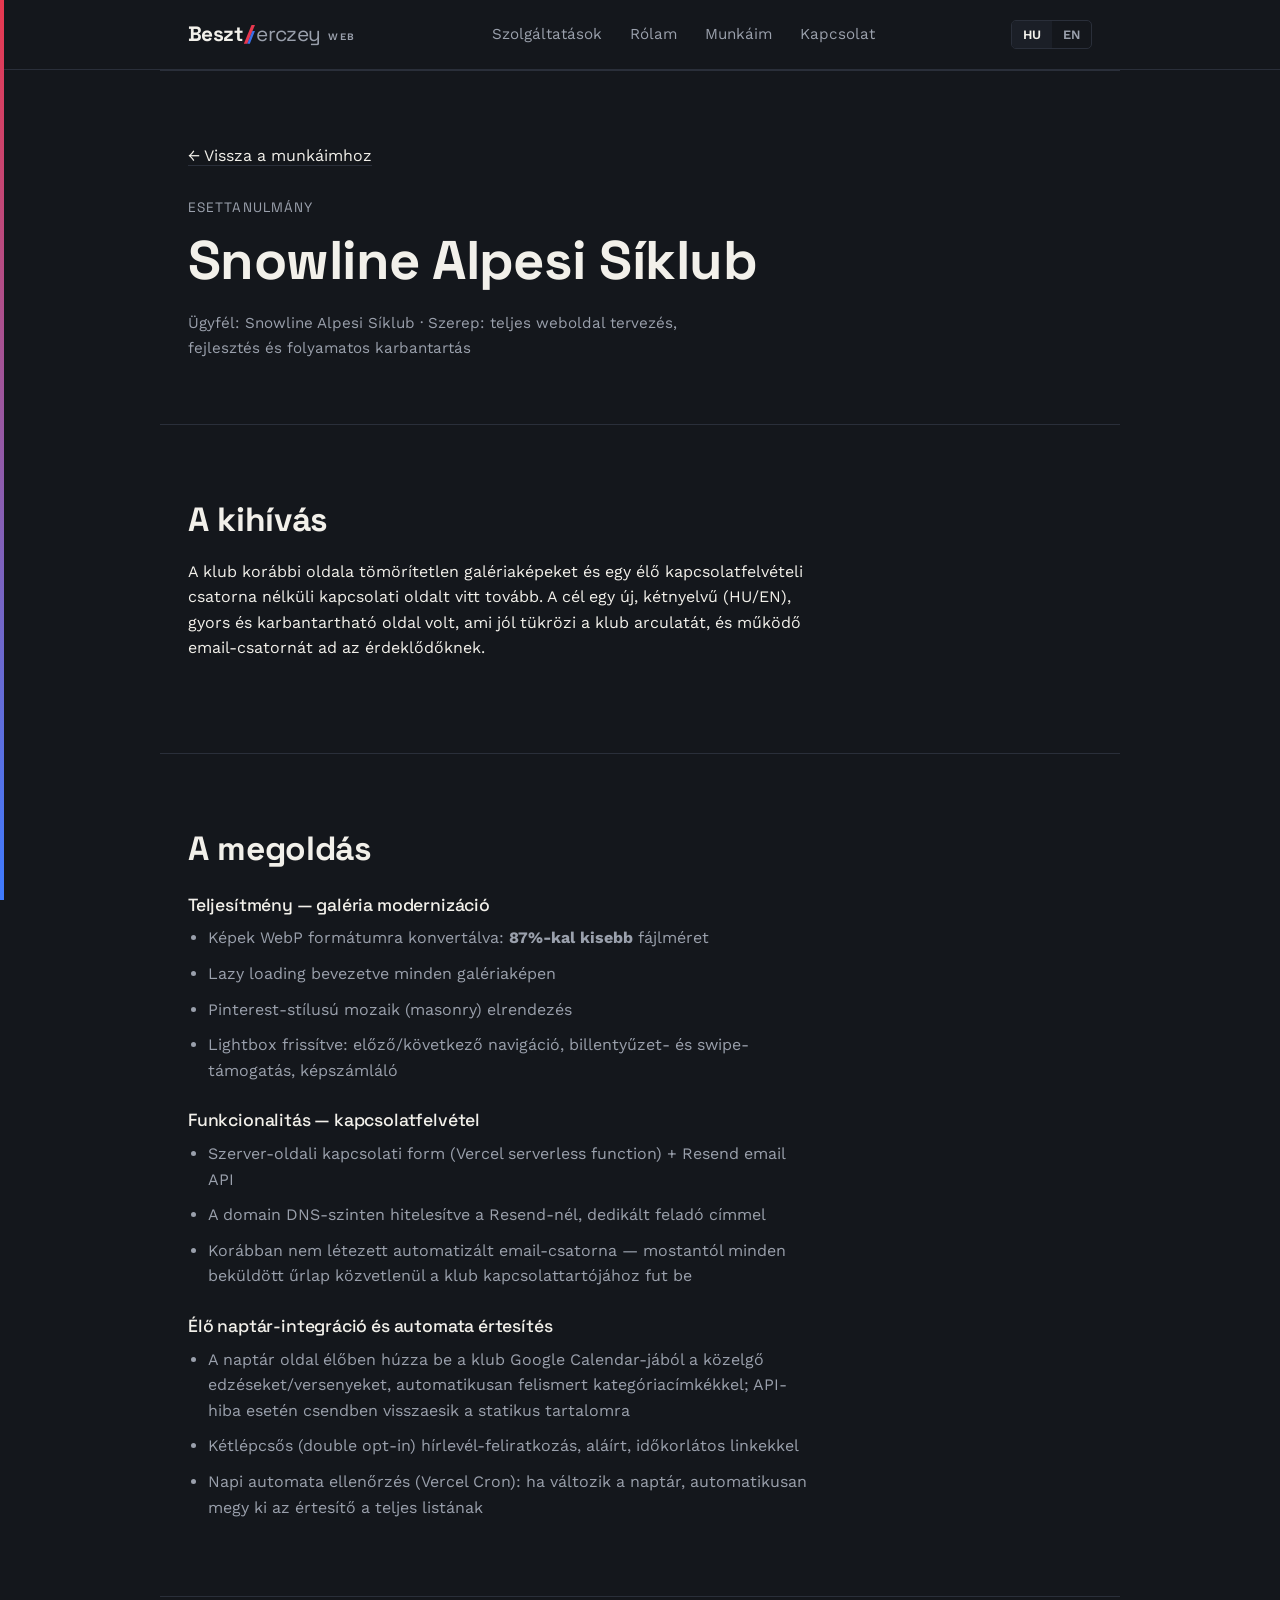
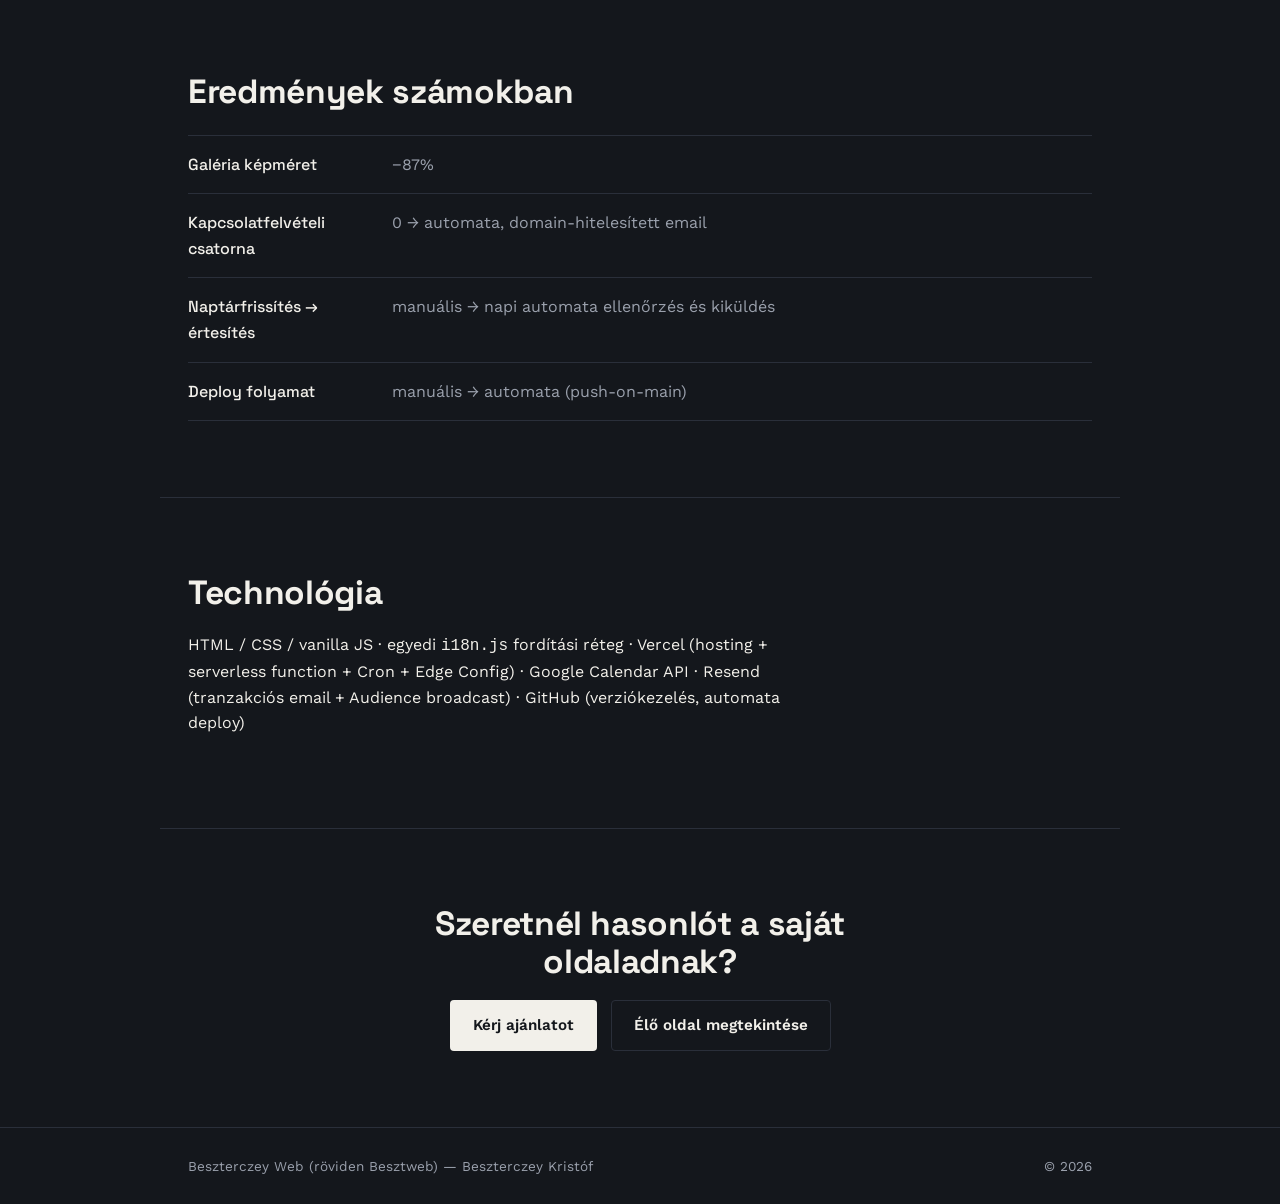
<file: esettanulmanyok/snowline.html>
<!DOCTYPE html>
<html lang="hu">
<head>
<meta charset="UTF-8">
<meta name="viewport" content="width=device-width, initial-scale=1.0">
<title>Esettanulmány: Snowline Alpesi Síklub — Beszterczey Web</title>
<meta name="description" content="Hogyan épült a Snowline Alpesi Síklub kétnyelvű weboldala: 87%-kal kisebb galériaképek, automata kapcsolatfelvétel és élő naptár-integráció.">
<link rel="canonical" href="https://beszterczey.com/esettanulmanyok/snowline.html">
<meta property="og:type" content="article">
<meta property="og:site_name" content="Beszterczey Web">
<meta property="og:title" content="Esettanulmány: Snowline Alpesi Síklub">
<meta property="og:description" content="Hogyan épült a Snowline Alpesi Síklub kétnyelvű weboldala: 87%-kal kisebb galériaképek, automata kapcsolatfelvétel és élő naptár-integráció.">
<meta property="og:url" content="https://beszterczey.com/esettanulmanyok/snowline.html">
<meta property="og:image" content="https://beszterczey.com/assets/work/snowline.webp">
<meta name="theme-color" content="#14171C">
<link rel="preconnect" href="https://fonts.googleapis.com">
<link rel="preconnect" href="https://fonts.gstatic.com" crossorigin>
<link href="https://fonts.googleapis.com/css2?family=Space+Grotesk:wght@500;700&family=Work+Sans:wght@400;500;600&display=swap" rel="stylesheet">
<link rel="stylesheet" href="/styles.css">
<link rel="icon" type="image/svg+xml" href="/favicon.svg">
<link rel="icon" type="image/png" href="/favicon.png">
<link rel="shortcut icon" href="/favicon.ico">
<link rel="apple-touch-icon" href="/favicon.png">
<style>
  .cs-hero{padding:72px 28px 48px;}
  .cs-eyebrow{font-family:var(--font-display);text-transform:uppercase;letter-spacing:.08em;font-size:.85rem;color:var(--ink-muted);margin:0 0 12px;}
  .cs-back{display:inline-block;margin-bottom:28px;}
  .cs-meta{color:var(--ink-muted);font-size:.95rem;max-width:62ch;}
  .cs-sub{margin-top:28px;}
  .cs-sub h3{font-family:var(--font-display);font-weight:500;font-size:1.1rem;margin:0 0 10px;}
  .cs-sub ul{margin:0;padding-left:20px;color:var(--ink-muted);}
  .cs-sub li{margin:0 0 10px;max-width:60ch;}
  .cs-sub li:last-child{margin-bottom:0;}
  .cs-cta{text-align:center;}
  .cs-cta h2{margin-left:auto;margin-right:auto;}
</style>
</head>
<body>

<div class="rail" aria-hidden="true"></div>

<header class="site-header">
  <div class="container header-row">
    <a href="/#top" class="brand" aria-label="Beszterczey Web, kezdőlap">
      <span class="brand-beszt">Beszt</span><svg class="brand-gate" viewBox="0 0 30 48" aria-hidden="true"><path d="M2 46L20 2h8L10 46z" fill="var(--gate-red)"/><path d="M10 46L22 16h6L16 46z" fill="var(--gate-blue)" opacity="0.9"/></svg><span class="brand-rest">erczey</span><span class="brand-tag">web</span>
    </a>
    <nav class="main-nav" aria-label="Fő navigáció">
      <a href="/#services" data-i18n="navServices">Szolgáltatások</a>
      <a href="/#about" data-i18n="navAbout">Rólam</a>
      <a href="/#work" data-i18n="navWork">Munkáim</a>
      <a href="/#contact" data-i18n="navContact">Kapcsolat</a>
    </nav>
    <div class="lang-toggle" role="group" aria-label="Nyelv váltása">
      <button type="button" id="btnHu" aria-pressed="true">HU</button>
      <button type="button" id="btnEn" aria-pressed="false">EN</button>
    </div>
  </div>
</header>

<main id="top">

  <section class="split container cs-hero">
    <a href="/#work" class="text-link cs-back" data-i18n="csBack">← Vissza a munkáimhoz</a>
    <p class="cs-eyebrow" data-i18n="csEyebrow">Esettanulmány</p>
    <h1 data-i18n="csTitle">Snowline Alpesi Síklub</h1>
    <p class="cs-meta" data-i18n="csMeta">Ügyfél: Snowline Alpesi Síklub · Szerep: teljes weboldal tervezés, fejlesztés és folyamatos karbantartás</p>
  </section>

  <section class="split container">
    <h2 data-i18n="csChallengeH">A kihívás</h2>
    <p data-i18n="csChallengeBody">A klub korábbi oldala tömörítetlen galériaképeket és egy élő kapcsolatfelvételi csatorna nélküli kapcsolati oldalt vitt tovább. A cél egy új, kétnyelvű (HU/EN), gyors és karbantartható oldal volt, ami jól tükrözi a klub arculatát, és működő email-csatornát ad az érdeklődőknek.</p>
  </section>

  <section class="split container">
    <h2 data-i18n="csSolutionH">A megoldás</h2>
    <div class="cs-sub">
      <h3 data-i18n="cs1H">Teljesítmény — galéria modernizáció</h3>
      <div data-i18n="cs1Body"><ul><li>Képek WebP formátumra konvertálva: <strong>87%-kal kisebb</strong> fájlméret</li><li>Lazy loading bevezetve minden galériaképen</li><li>Pinterest-stílusú mozaik (masonry) elrendezés</li><li>Lightbox frissítve: előző/következő navigáció, billentyűzet- és swipe-támogatás, képszámláló</li></ul></div>
    </div>
    <div class="cs-sub">
      <h3 data-i18n="cs2H">Funkcionalitás — kapcsolatfelvétel</h3>
      <div data-i18n="cs2Body"><ul><li>Szerver-oldali kapcsolati form (Vercel serverless function) + Resend email API</li><li>A domain DNS-szinten hitelesítve a Resend-nél, dedikált feladó címmel</li><li>Korábban nem létezett automatizált email-csatorna — mostantól minden beküldött űrlap közvetlenül a klub kapcsolattartójához fut be</li></ul></div>
    </div>
    <div class="cs-sub">
      <h3 data-i18n="cs3H">Élő naptár-integráció és automata értesítés</h3>
      <div data-i18n="cs3Body"><ul><li>A naptár oldal élőben húzza be a klub Google Calendar-jából a közelgő edzéseket/versenyeket, automatikusan felismert kategóriacímkékkel; API-hiba esetén csendben visszaesik a statikus tartalomra</li><li>Kétlépcsős (double opt-in) hírlevél-feliratkozás, aláírt, időkorlátos linkekkel</li><li>Napi automata ellenőrzés (Vercel Cron): ha változik a naptár, automatikusan megy ki az értesítő a teljes listának</li></ul></div>
    </div>
  </section>

  <section class="split container">
    <h2 data-i18n="csResultsH">Eredmények számokban</h2>
    <dl class="spec-list">
      <div class="spec-row"><dt data-i18n="csResRow1Label">Galéria képméret</dt><dd data-i18n="csResRow1Val">−87%</dd></div>
      <div class="spec-row"><dt data-i18n="csResRow2Label">Kapcsolatfelvételi csatorna</dt><dd data-i18n="csResRow2Val">0 → automata, domain-hitelesített email</dd></div>
      <div class="spec-row"><dt data-i18n="csResRow3Label">Naptárfrissítés → értesítés</dt><dd data-i18n="csResRow3Val">manuális → napi automata ellenőrzés és kiküldés</dd></div>
      <div class="spec-row"><dt data-i18n="csResRow4Label">Deploy folyamat</dt><dd data-i18n="csResRow4Val">manuális → automata (push-on-main)</dd></div>
    </dl>
  </section>

  <section class="split container">
    <h2 data-i18n="csTechH">Technológia</h2>
    <p data-i18n="csTechBody">HTML / CSS / vanilla JS · egyedi <code>i18n.js</code> fordítási réteg · Vercel (hosting + serverless function + Cron + Edge Config) · Google Calendar API · Resend (tranzakciós email + Audience broadcast) · GitHub (verziókezelés, automata deploy)</p>
  </section>

  <section class="split container cs-cta">
    <h2 data-i18n="csCtaH">Szeretnél hasonlót a saját oldaladnak?</h2>
    <div class="hero-actions" style="justify-content:center;">
      <a href="/#contact" class="btn btn-primary" data-i18n="csCtaBtn">Kérj ajánlatot</a>
      <a href="https://snowline.hu" class="btn btn-ghost" target="_blank" rel="noopener" data-i18n="csCtaLink">Élő oldal megtekintése</a>
    </div>
  </section>

</main>

<footer class="site-footer">
  <div class="container footer-row">
    <span>Beszterczey Web (röviden Besztweb) — Beszterczey Kristóf</span>
    <span>© 2026</span>
  </div>
</footer>

<script src="/cursor.js"></script>
<script src="/reveal.js"></script>
<script src="/i18n.js"></script>
</body>
</html>
</file>
<file: styles.css>
:root{
  --bg:#14171C;
  --bg-raised:#1B1F27;
  --ink:#F2F0EA;
  --ink-muted:#9AA0AC;
  --gate-red:#E8384F;
  --gate-blue:#3E7BFF;
  --line:#2A2F3A;
  --font-display:'Space Grotesk', sans-serif;
  --font-body:'Work Sans', sans-serif;
}

*{box-sizing:border-box;}
html{scroll-behavior:smooth;}
html.intro-lock,html.intro-lock body{overflow:hidden;height:100%;}
html.skip-intro .start-gate{display:none;}

/* scrollbar — the same gate-red-to-blue gradient as the rail, carried into
   the one control every visitor touches on every page */
html{scrollbar-width:thin;scrollbar-color:var(--gate-blue) var(--bg);}
::-webkit-scrollbar{width:11px;}
::-webkit-scrollbar-track{background:var(--bg);}
::-webkit-scrollbar-thumb{
  background-image:linear-gradient(var(--gate-red), var(--gate-blue));
  background-clip:padding-box;
  border:2px solid var(--bg);
  border-radius:7px;
}
::-webkit-scrollbar-thumb:hover{border-width:1px;}

/* custom cursor — a trailing "gate" (dot = racer, ring = the gate it's
   carving around), only drawn in once cursor.js confirms a fine pointer
   and no reduced-motion preference; native cursor is the default/fallback */
html.custom-cursor-on, html.custom-cursor-on *{cursor:none;}
.cursor-dot, .cursor-ring{
  position:fixed; top:0; left:0; pointer-events:none; z-index:9999;
  border-radius:50%; will-change:transform;
}
.cursor-dot{
  width:8px; height:8px;
  background:linear-gradient(135deg, var(--gate-red), var(--gate-blue));
  opacity:0;
  transition:opacity 200ms ease, width 200ms ease, height 200ms ease, transform 60ms linear;
}
.cursor-ring{
  width:34px; height:34px;
  border:1.5px solid var(--gate-blue);
  opacity:0;
  transition:opacity 200ms ease, width 220ms cubic-bezier(.4,0,.2,1), height 220ms cubic-bezier(.4,0,.2,1), border-color 220ms ease, background 220ms ease;
}
.cursor-dot.is-active{width:0;height:0;}
.cursor-ring.is-active{
  width:52px; height:52px;
  border-color:var(--gate-red);
  background:radial-gradient(circle, rgba(232,56,79,0.14), rgba(62,123,255,0.08) 70%, transparent 72%);
}
.cursor-ring.is-pressed{width:26px;height:26px;}
body{
  margin:0;
  background:var(--bg);
  color:var(--ink);
  font-family:var(--font-body);
  font-size:16px;
  line-height:1.6;
  -webkit-font-smoothing:antialiased;
}

.container{
  max-width:960px;
  margin:0 auto;
  padding:0 28px;
}

h1,h2,h3{
  font-family:var(--font-display);
  font-weight:700;
  line-height:1.12;
  margin:0 0 20px;
  letter-spacing:-0.01em;
}
h1{font-size:clamp(2.1rem,5vw,3.4rem);}
h2{font-size:clamp(1.5rem,3vw,2.1rem);max-width:26ch;}
h3{font-size:1.25rem;margin-bottom:10px;}

p{margin:0 0 16px;max-width:62ch;color:var(--ink);}
.lead{color:var(--ink-muted);font-size:1.05rem;max-width:56ch;}

a{color:inherit;}

/* start gate — one orchestrated entrance, echoing an alpine start sequence:
   lights fire in turn, the clock spins up, then the gate lifts away. Plays
   once per session; skipped entirely for reduced motion or repeat visits. */
.start-gate{
  position:fixed;
  inset:0;
  z-index:999;
  display:flex;
  align-items:center;
  justify-content:center;
  background:var(--bg);
  transform:translateY(0);
  transition:transform 620ms cubic-bezier(.76,0,.24,1);
  will-change:transform;
}
.start-gate.is-leaving{transform:translateY(-100%);}

.start-gate-inner{
  display:flex;
  flex-direction:column;
  align-items:center;
  gap:22px;
}

.start-gate-lights{display:flex;gap:14px;}
.start-gate-lights .light{
  width:16px;
  height:16px;
  border-radius:50%;
  background:var(--line);
  box-shadow:none;
  opacity:0.5;
  animation:light-ignite 620ms cubic-bezier(.4,0,.2,1) forwards;
}
.light--red{background:var(--gate-red);}
.light--blue{background:var(--gate-blue);}
.start-gate-lights .light:nth-child(1){animation-delay:0ms;}
.start-gate-lights .light:nth-child(2){animation-delay:140ms;}
.start-gate-lights .light:nth-child(3){animation-delay:280ms;}
.start-gate-lights .light:nth-child(4){animation-delay:420ms;}
@keyframes light-ignite{
  0%{opacity:0.25;box-shadow:none;transform:scale(0.85);}
  100%{opacity:1;transform:scale(1);}
}
.start-gate-lights .light:nth-child(1){animation-name:light-ignite-red;}
.start-gate-lights .light:nth-child(2){animation-name:light-ignite-red;}
.start-gate-lights .light:nth-child(3){animation-name:light-ignite-blue;}
.start-gate-lights .light:nth-child(4){animation-name:light-ignite-blue;}
@keyframes light-ignite-red{
  0%{opacity:0.25;transform:scale(0.85);box-shadow:0 0 0 rgba(232,56,79,0);}
  100%{opacity:1;transform:scale(1);box-shadow:0 0 18px rgba(232,56,79,0.65);}
}
@keyframes light-ignite-blue{
  0%{opacity:0.25;transform:scale(0.85);box-shadow:0 0 0 rgba(62,123,255,0);}
  100%{opacity:1;transform:scale(1);box-shadow:0 0 18px rgba(62,123,255,0.65);}
}
.start-gate.is-go .light{animation:none;opacity:1;transform:scale(1.08);}
.start-gate.is-go .light--red{box-shadow:0 0 22px rgba(232,56,79,0.85);}
.start-gate.is-go .light--blue{box-shadow:0 0 22px rgba(62,123,255,0.85);}

.start-gate-clock{
  font-family:ui-monospace,SFMono-Regular,Menlo,Consolas,monospace;
  font-variant-numeric:tabular-nums;
  font-size:2.6rem;
  font-weight:600;
  color:var(--ink-muted);
  letter-spacing:0.02em;
  transition:color 180ms ease;
}
.start-gate.is-go .start-gate-clock{color:var(--ink);}

@media (prefers-reduced-motion: reduce){
  .start-gate{display:none;}
}

/* rail — single continuous accent, the one bold element on the page */
.rail{
  position:fixed;
  top:0;left:0;
  width:4px;
  height:100vh;
  background:linear-gradient(var(--gate-red), var(--gate-blue));
  transform-origin:top;
  animation:draw-rail 1.1s cubic-bezier(.4,0,.2,1) forwards;
  z-index:5;
}
@keyframes draw-rail{
  from{transform:scaleY(0);}
  to{transform:scaleY(1);}
}
@media (prefers-reduced-motion: reduce){
  .rail{animation:none;transform:scaleY(1);}
  html{scroll-behavior:auto;}
}

/* header */
.site-header{
  border-bottom:1px solid var(--line);
  padding:20px 0;
}
.header-row{
  display:flex;
  align-items:center;
  justify-content:space-between;
  gap:24px;
  flex-wrap:wrap;
}
.brand{
  display:inline-flex;
  align-items:center;
  gap:10px;
  text-decoration:none;
}
/* Márka szóvédjegy: „Beszt / erczey · web”
   - .brand-beszt: a kiemelt becenév-rész (Besztweb → Beszt)
   - .brand-gate:  a slalomkapu-perjel (piros/kék), ugyanaz, mint a faviconban
   - .brand-rest:  a név többi része halványabban
   - .brand-tag:   kis „WEB” címke */
.brand{gap:0;color:var(--ink);line-height:1;align-items:flex-end;}
.brand-beszt,.brand-rest{
  font-family:var(--font-display);
  font-size:1.3rem;
  letter-spacing:-0.03em;
}
.brand-beszt{font-weight:700;color:var(--ink);}
.brand-rest{font-weight:400;color:var(--ink-muted);}
.brand-gate{width:0.8rem;height:1.3rem;margin:0 0.05rem;flex:none;}
.brand-tag{
  font-family:var(--font-body);
  font-size:0.62rem;
  font-weight:600;
  letter-spacing:0.18em;
  text-transform:uppercase;
  color:var(--ink-muted);
  margin-left:0.45rem;
  padding-bottom:0.18rem;
}
.brand:hover .brand-rest{color:var(--ink);transition:color 150ms ease;}
.main-nav{
  display:flex;
  gap:28px;
  font-size:0.95rem;
}
.main-nav a{text-decoration:none;color:var(--ink-muted);transition:color 150ms ease;}
.main-nav a:hover{color:var(--ink);}

.lang-toggle{display:flex;border:1px solid var(--line);border-radius:5px;overflow:hidden;}
.lang-toggle button{
  background:transparent;
  border:none;
  color:var(--ink-muted);
  font-family:var(--font-body);
  font-size:0.8rem;
  font-weight:600;
  padding:6px 11px;
  cursor:pointer;
}
.lang-toggle button[aria-pressed="true"]{background:var(--bg-raised);color:var(--ink);}

/* hero */
.hero{
  position:relative;
  overflow:hidden;
}
.hero-codebg{
  position:absolute;
  inset:0;
  width:100%;
  height:100%;
  z-index:0;
  pointer-events:none;
}
.hero-scrim{
  position:absolute;
  inset:0;
  z-index:1;
  pointer-events:none;
  background:linear-gradient(100deg,
    var(--bg) 0%,
    var(--bg) 36%,
    rgba(20,23,28,0.58) 52%,
    rgba(20,23,28,0.18) 72%,
    transparent 92%);
}
@media (max-width:760px){
  .hero-scrim{background:rgba(20,23,28,0.82);}
}
.hero-inner{
  position:relative;
  z-index:2;
  display:grid;
  grid-template-columns:1.1fr 0.9fr;
  gap:40px;
  align-items:center;
  padding:88px 28px 96px;
}
.hero-mark{
  width:100%;
  max-width:320px;
  aspect-ratio:320/360;
  justify-self:center;
  display:block;
  touch-action:none;
}
.hero-mark-fallback{
  font-family:var(--font-display);
  font-weight:700;
  font-size:2rem;
  color:var(--ink-muted);
}

.hero-actions{display:flex;gap:14px;flex-wrap:wrap;margin-top:8px;}
.btn{
  display:inline-block;
  padding:12px 22px;
  border-radius:4px;
  font-size:0.95rem;
  font-weight:600;
  text-decoration:none;
  border:1px solid transparent;
}
.btn-primary{background:var(--ink);color:var(--bg);}
.btn-primary:hover{background:#fff;}
.btn-ghost{border-color:var(--line);color:var(--ink);background:var(--bg);}
.btn-ghost:hover{border-color:var(--ink-muted);}
.text-link{
  text-decoration:underline;
  text-decoration-color:var(--line);
  text-underline-offset:4px;
  color:var(--ink);
  align-self:center;
}
.text-link:hover{text-decoration-color:var(--ink);}

/* sections */
main{perspective:1400px;}
.split{
  padding:76px 28px;
  border-top:1px solid var(--line);
  opacity:0;
  transform:rotateX(-10deg) translateY(36px);
  transform-origin:top center;
  transition:opacity 0.9s cubic-bezier(.4,0,.2,1), transform 0.9s cubic-bezier(.4,0,.2,1);
  will-change:transform, opacity;
}
.split.in-view{opacity:1;transform:none;}
@media (prefers-reduced-motion: reduce){
  .split{opacity:1;transform:none;transition:none;}
}
.about-row{display:grid;grid-template-columns:1.2fr 0.8fr;gap:48px;align-items:start;}

.spec-list{margin:24px 0 0;}
.spec-row{
  display:grid;
  grid-template-columns:180px 1fr;
  gap:24px;
  padding:16px 0;
  border-top:1px solid var(--line);
}
.spec-row:last-child{border-bottom:1px solid var(--line);}
.spec-row dt{
  font-family:var(--font-display);
  font-weight:500;
  color:var(--ink);
  margin:0;
}
.spec-row dd{margin:0;color:var(--ink-muted);max-width:52ch;}
.spec-list--tight .spec-row{grid-template-columns:140px 1fr;padding:12px 0;}

/* work — a nod to slalom gates: projects alternate red/blue, like a race course */
.work-section{overflow:visible;}
.work-head{max-width:56ch;margin-bottom:12px;}
.work-head h2{margin-bottom:10px;}

.work-grid{
  display:grid;
  grid-template-columns:1fr 1fr;
  gap:28px 32px;
  margin-top:40px;
}

.work-card{
  --rx:0deg;
  --ry:0deg;
  --mx:50%;
  --my:50%;
  position:relative;
  background:var(--bg-raised);
  border:1px solid var(--line);
  border-radius:10px;
  overflow:hidden;
  transform:perspective(900px) rotateX(var(--rx)) rotateY(var(--ry));
  transition:transform 420ms cubic-bezier(.2,.8,.2,1), border-color 320ms ease, box-shadow 320ms ease;
}
.work-card::before{
  content:"";
  position:absolute;
  top:0; left:0; right:0;
  height:4px;
  background:var(--gate-red);
  z-index:3;
  transition:box-shadow 320ms ease;
}
.work-card:nth-child(even)::before{background:var(--gate-blue);}

.work-card:hover,
.work-card:focus-within{
  transform:perspective(900px) rotateX(var(--rx)) rotateY(var(--ry)) translateY(-10px);
  border-color:var(--gate-red);
}
.work-card:nth-child(even):hover,
.work-card:nth-child(even):focus-within{
  border-color:var(--gate-blue);
}
.work-card:hover{box-shadow:0 32px 64px -16px rgba(232,56,79,0.38);}
.work-card:nth-child(even):hover{box-shadow:0 32px 64px -16px rgba(62,123,255,0.38);}
.work-card:hover::before{box-shadow:0 0 16px rgba(232,56,79,0.75);}
.work-card:nth-child(even):hover::before{box-shadow:0 0 16px rgba(62,123,255,0.75);}

.work-card-media{
  position:relative;
  display:block;
  aspect-ratio:4/3;
  overflow:hidden;
}
.work-card-media img{
  display:block;
  width:100%;
  height:100%;
  object-fit:cover;
  transform:scale(1.0);
  transition:transform 600ms cubic-bezier(.2,.8,.2,1), filter 420ms ease;
}
.work-card:hover .work-card-media img,
.work-card:focus-within .work-card-media img{transform:scale(1.09);filter:brightness(0.72);}

/* cursor-tracked sheen, scoped to the image so body text stays fully legible */
.work-card-media::after{
  content:"";
  position:absolute;
  inset:0;
  background:radial-gradient(circle at var(--mx) var(--my), rgba(255,255,255,0.3), transparent 55%);
  opacity:0;
  transition:opacity 280ms ease;
  mix-blend-mode:overlay;
  pointer-events:none;
}
.work-card:hover .work-card-media::after,
.work-card:focus-within .work-card-media::after{opacity:1;}

.work-card-view{
  position:absolute;
  inset:0;
  display:flex;
  align-items:center;
  justify-content:center;
  opacity:0;
  transform:scale(0.8);
  transition:opacity 280ms ease, transform 320ms cubic-bezier(.2,.8,.2,1);
  pointer-events:none;
}
.work-card-view svg{
  width:30px;
  height:30px;
  padding:14px;
  color:var(--ink);
  background:rgba(20,23,28,0.55);
  border:1px solid rgba(242,240,234,0.3);
  border-radius:50%;
  box-sizing:content-box;
  backdrop-filter:blur(2px);
}
.work-card:hover .work-card-view,
.work-card:focus-within .work-card-view{opacity:1;transform:scale(1);}

@media (prefers-reduced-motion: reduce){
  .work-card,.work-card-media img,.work-card-media::after,.work-card-view{transition:none;}
  .work-card:hover{transform:none;}
}

.work-card-body{padding:28px;}
.work-card-body h3{margin-bottom:8px;}
.work-card-body p{margin-bottom:18px;}
.work-card-body .spec-list{margin-top:4px;margin-bottom:20px;}
.work-card-links{display:flex;flex-wrap:wrap;gap:8px 20px;}

@media (max-width:760px){
  .work-grid{grid-template-columns:1fr;gap:24px;}
  .work-card-body{padding:22px;}
}

.portrait-img{
  display:block;
  width:100%;
  height:auto;
  max-width:280px;
  aspect-ratio:1/1;
  object-fit:cover;
  border-radius:6px;
  border:1px solid var(--line);
  margin-bottom:24px;
}

/* footer */
.site-footer{border-top:1px solid var(--line);padding:28px 0;color:var(--ink-muted);font-size:0.85rem;}
.footer-row{display:flex;justify-content:space-between;flex-wrap:wrap;gap:8px;}


/* contact & quote form */
.contact-wrap{
  display:grid;
  grid-template-columns:1fr 1.35fr;
  gap:48px;
  align-items:start;
}
.contact-info{
  display:flex;
  flex-direction:column;
  gap:16px;
}
.contact-direct{
  margin-top:16px;
  display:flex;
  flex-direction:column;
  align-items:flex-start;
  gap:14px;
}
.contact-direct-title{
  font-family:var(--font-display);
  font-size:0.85rem;
  font-weight:600;
  text-transform:uppercase;
  letter-spacing:0.08em;
  color:var(--ink-muted);
}
.contact-direct-item{
  display:inline-flex;
  align-items:center;
  gap:10px;
  font-size:0.95rem;
  color:var(--ink);
  text-decoration:none;
  transition:color 150ms ease;
}
.contact-direct-item:hover{
  color:#fff;
}
.contact-direct-item svg{
  width:18px;
  height:18px;
  color:var(--gate-blue);
  flex-shrink:0;
}
.quote-card{
  position:relative;
  background:var(--bg-raised);
  border:1px solid var(--line);
  border-radius:10px;
  padding:32px;
  overflow:hidden;
}
.quote-card::before{
  content:"";
  position:absolute;
  top:0;left:0;right:0;
  height:4px;
  background:linear-gradient(90deg, var(--gate-red), var(--gate-blue));
}
.quote-form{
  display:flex;
  flex-direction:column;
  gap:20px;
}
.form-row--two{
  display:grid;
  grid-template-columns:1fr 1fr;
  gap:16px;
}
.form-group{
  display:flex;
  flex-direction:column;
  gap:6px;
}
.form-group label, .form-label{
  font-family:var(--font-display);
  font-size:0.88rem;
  font-weight:500;
  color:var(--ink);
  letter-spacing:-0.01em;
}
.form-group input[type="text"],
.form-group input[type="email"],
.form-group input[type="tel"],
.form-group textarea{
  width:100%;
  background:var(--bg);
  border:1px solid var(--line);
  border-radius:6px;
  padding:12px 14px;
  color:var(--ink);
  font-family:var(--font-body);
  font-size:0.95rem;
  line-height:1.5;
  transition:border-color 180ms ease, box-shadow 180ms ease;
  box-sizing:border-box;
}
.form-group input::placeholder,
.form-group textarea::placeholder{
  color:var(--ink-muted);
  opacity:0.75;
}
.form-group input:focus,
.form-group textarea:focus{
  outline:none;
  border-color:var(--gate-blue);
  box-shadow:0 0 0 3px rgba(62,123,255,0.18);
}
.form-group input[aria-invalid="true"],
.form-group textarea[aria-invalid="true"]{
  border-color:var(--gate-red);
  box-shadow:0 0 0 3px rgba(232,56,79,0.18);
}
.form-group textarea{
  resize:vertical;
  min-height:96px;
}
.service-pills{
  display:flex;
  flex-wrap:wrap;
  gap:8px;
  margin-top:2px;
}
.pill-option{
  position:relative;
  display:inline-flex;
  align-items:center;
  cursor:pointer;
  user-select:none;
}
.pill-option input[type="radio"]{
  position:absolute;
  opacity:0;
  pointer-events:none;
}
.pill-option span{
  display:inline-block;
  padding:7px 14px;
  border-radius:20px;
  background:var(--bg);
  border:1px solid var(--line);
  color:var(--ink-muted);
  font-size:0.86rem;
  font-weight:500;
  transition:all 160ms ease;
}
.pill-option:hover span{
  color:var(--ink);
  border-color:var(--ink-muted);
}
.pill-option input[type="radio"]:checked + span{
  background:rgba(62,123,255,0.15);
  border-color:var(--gate-blue);
  color:var(--ink);
  box-shadow:0 0 12px rgba(62,123,255,0.25);
}
.pill-option input[type="radio"]:focus-visible + span{
  outline:2px solid var(--gate-blue);
  outline-offset:2px;
}
.form-footer{
  display:flex;
  flex-direction:column;
  gap:12px;
  margin-top:4px;
}
.btn-submit{
  cursor:pointer;
  width:100%;
  display:inline-flex;
  align-items:center;
  justify-content:center;
  padding:14px 24px;
  font-size:0.98rem;
  transition:background 180ms ease, opacity 180ms ease, transform 180ms ease;
}
.btn-submit:disabled{
  opacity:0.6;
  cursor:not-allowed;
}
.form-status{
  font-size:0.9rem;
  line-height:1.5;
  border-radius:6px;
  transition:all 200ms ease;
  min-height:0;
}
.form-status[data-state="success"]{
  padding:12px 14px;
  background:rgba(62,123,255,0.12);
  border:1px solid var(--gate-blue);
  color:var(--ink);
}
.form-status[data-state="error"]{
  padding:12px 14px;
  background:rgba(232,56,79,0.12);
  border:1px solid var(--gate-red);
  color:var(--ink);
}

/* responsive */
@media (max-width:760px){
  .hero{grid-template-columns:1fr;padding-top:56px;}
  .hero-mark{order:-1;max-width:220px;}
  .about-row{grid-template-columns:1fr;}
  .main-nav{order:3;width:100%;justify-content:flex-start;gap:20px;}
  .spec-row{grid-template-columns:1fr;gap:4px;}
  .spec-list--tight .spec-row{grid-template-columns:1fr;}
  .contact-wrap{grid-template-columns:1fr;gap:32px;}
  .form-row--two{grid-template-columns:1fr;}
  .quote-card{padding:22px 18px;}
}
</file>
